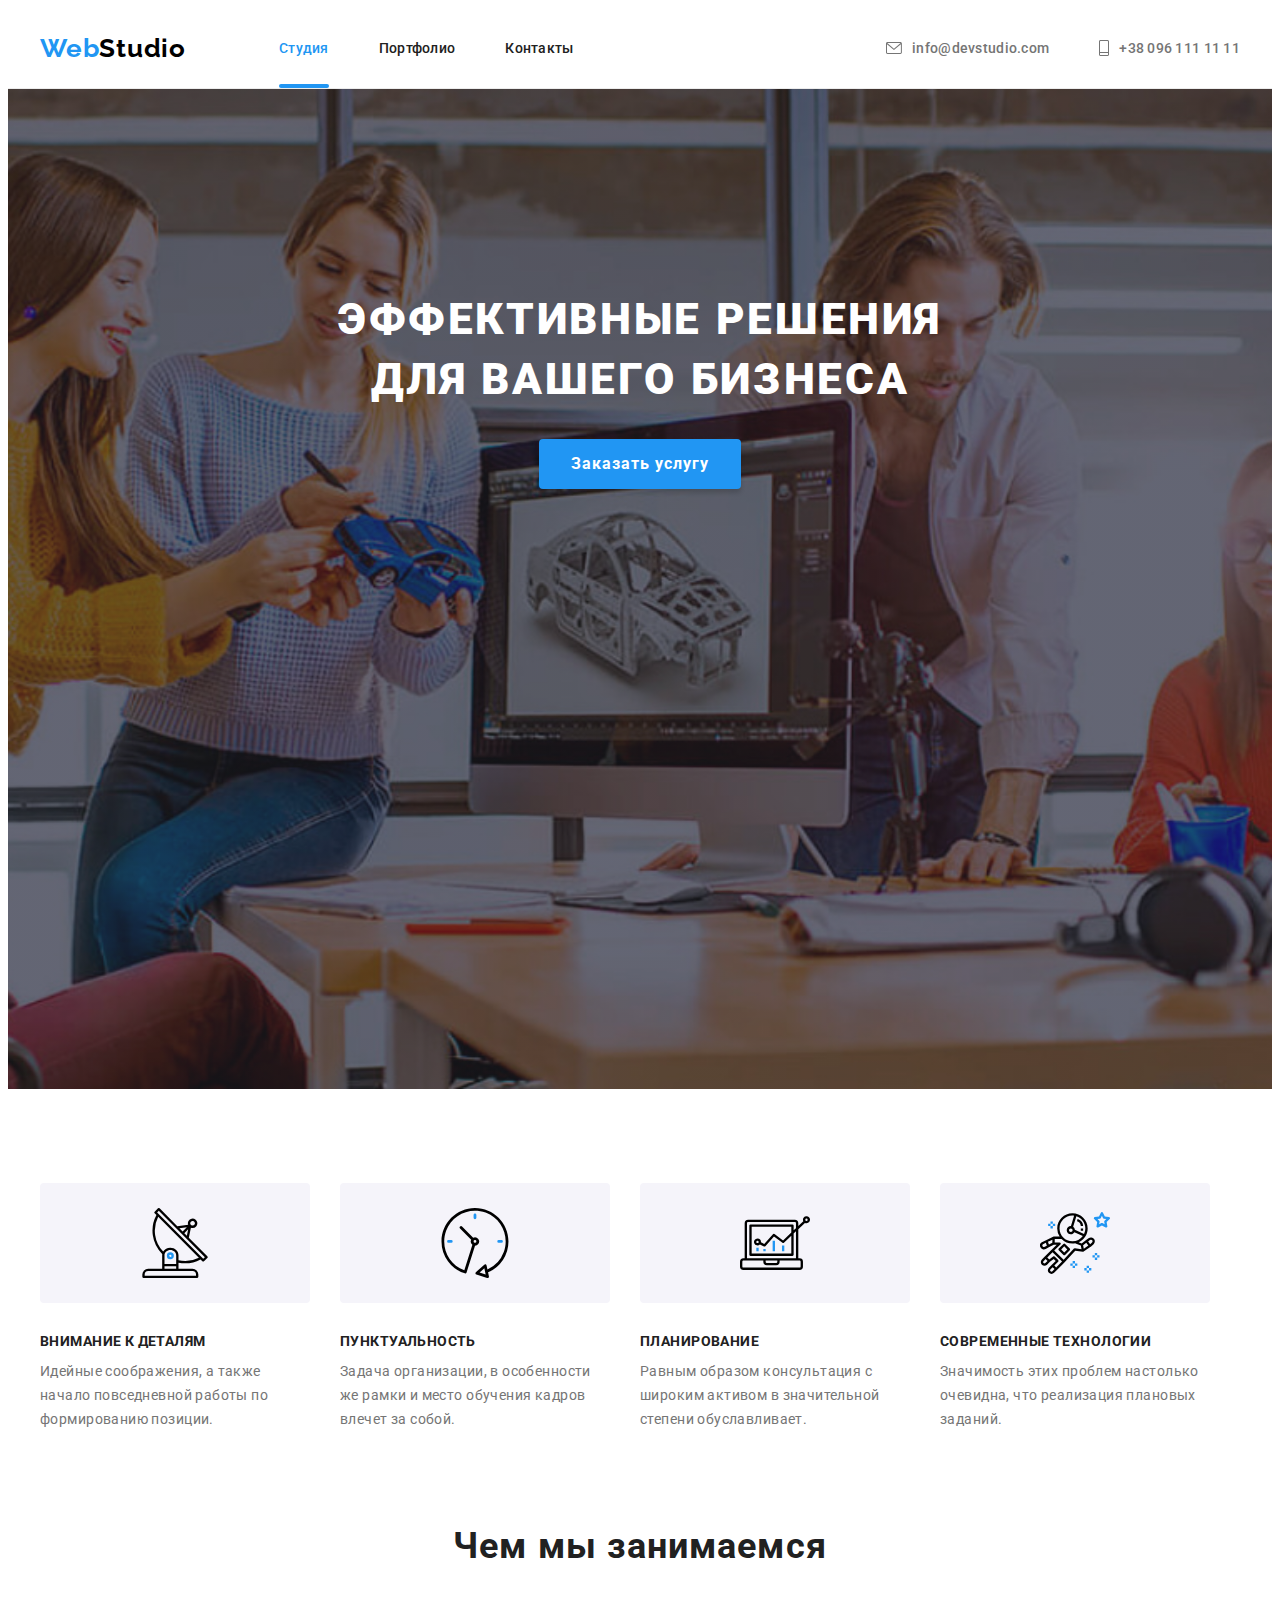
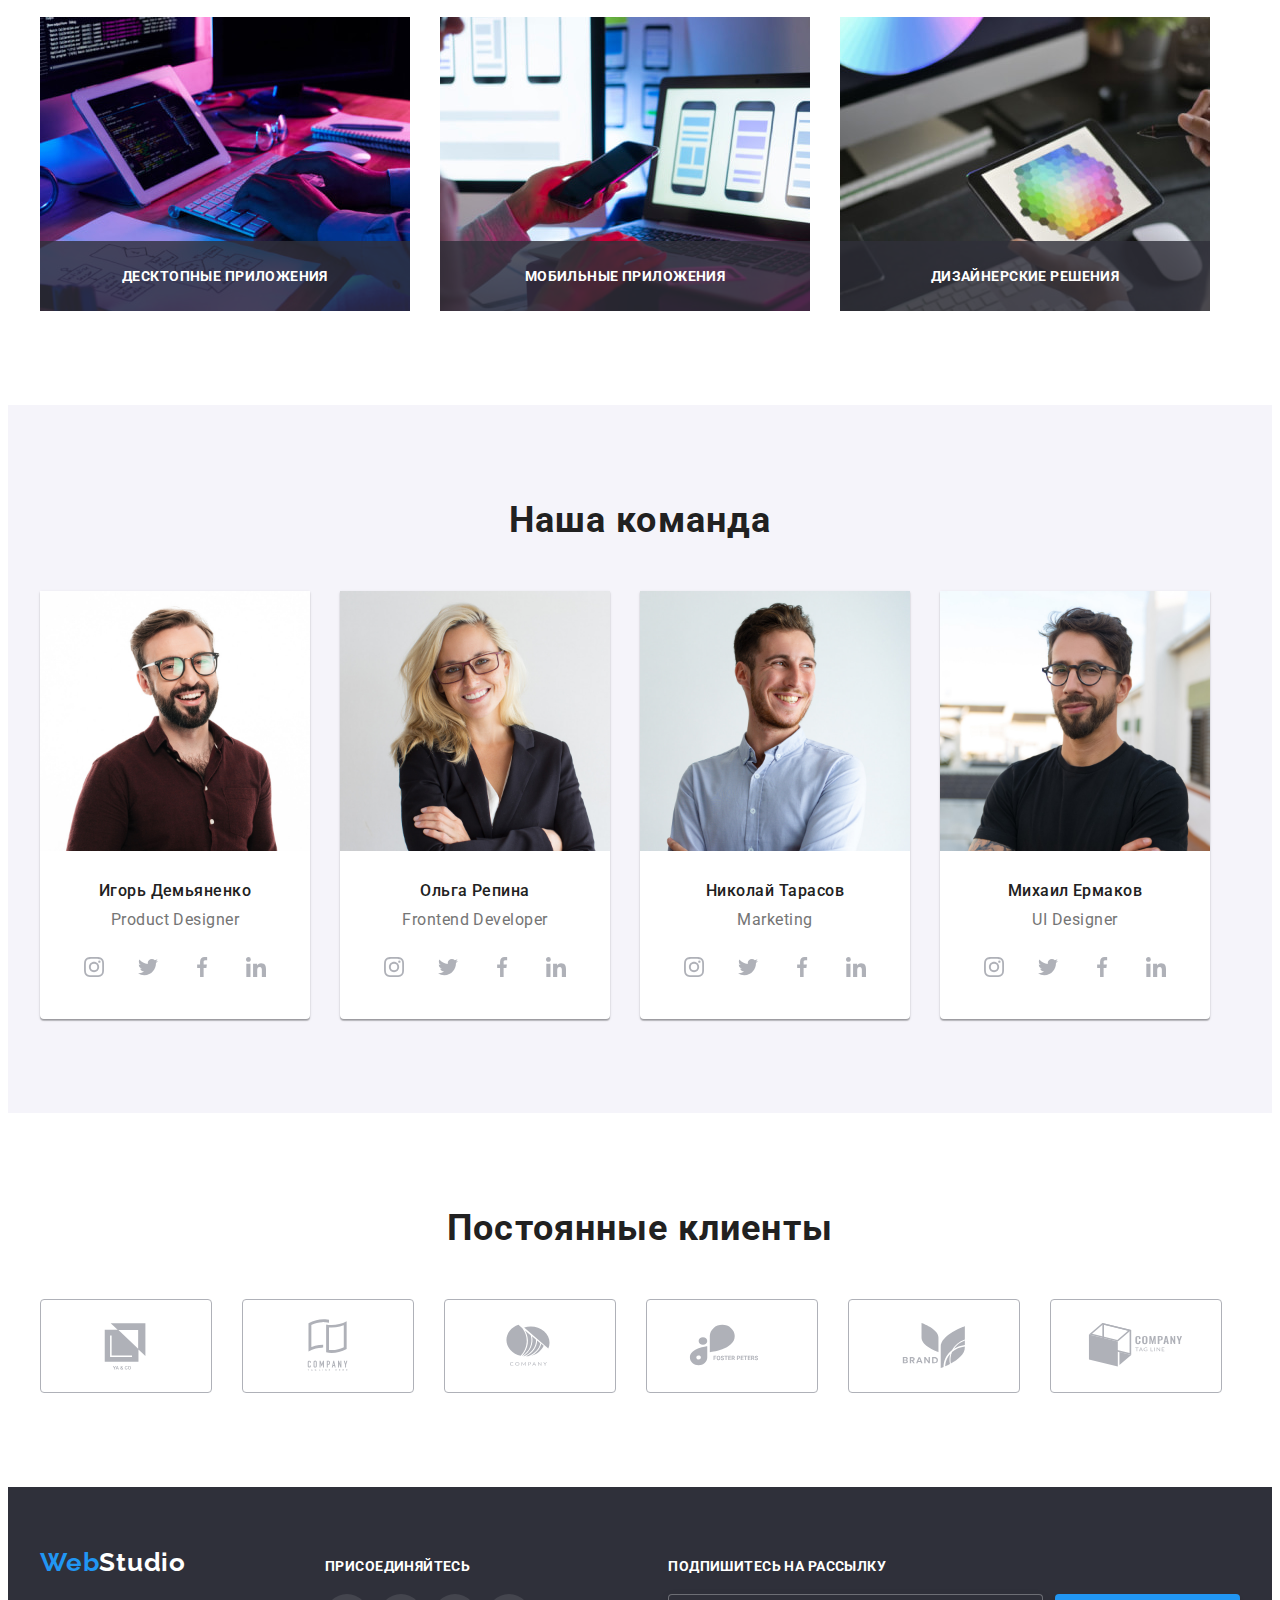
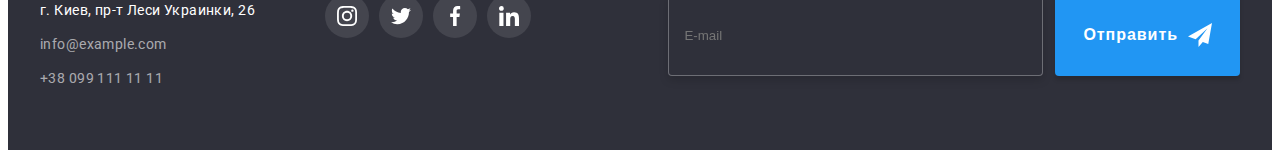
<file: index.html>
<!DOCTYPE html>
<html lang="ru">
  <head>
    <meta charset="UTF-8" />
    <meta http-equiv="X-UA-Compatible" content="IE=edge" />
    <meta name="viewport" content="width=device-width, initial-scale=1.0" />
    <title>WebStudio</title>
    <!-- Normolize start -->
    <link
      rel="stylesheet"
      href="https://cdnjs.cloudflare.com/ajax/libs/modern-normalize/1.1.0/modern-normalize.min.css"
      integrity="sha512-wpPYUAdjBVSE4KJnH1VR1HeZfpl1ub8YT/NKx4PuQ5NmX2tKuGu6U/JRp5y+Y8XG2tV+wKQpNHVUX03MfMFn9Q=="
      crossorigin="anonymous"
      referrerpolicy="no-referrer"
    />
    <!-- Normolize end -->
    <!-- Fonts stars -->
    <link rel="preconnect" href="https://fonts.googleapis.com" />
    <link rel="preconnect" href="https://fonts.gstatic.com" crossorigin />
    <link
      href="https://fonts.googleapis.com/css2?family=Raleway:wght@700&family=Roboto:wght@400;500;700;900&display=swap"
      rel="stylesheet"
    />
    <link rel="stylesheet" href="./css/style.css" />
    <!-- Fonts and -->
  </head>
  <body>
    <!--Hedear section-->
    <header class="header">
      <div class="container header-container">
        <nav class="header-nav">
          <a class="logo-link link" href="./index.html"
            ><span class="logo-header-style">Web</span>Studio</a
          >
          <ul class="header-list list">
            <li class="header-item sectiontem">
              <a class="header-link header-link-current link" href="./index.html">Студия</a>
            </li>
            <li class="header-item">
              <a class="header-link link" href="./portfolio.html">Портфолио</a>
            </li>
            <li class="header-item">
              <a class="header-link link" href="#">Контакты</a>
            </li>
          </ul>
        </nav>

        <ul class="header-contacts list">
          <li class="contacts-item">
            <a class="contacts-link-maill link" href="mailto:info@devstudio.com">
              <svg class="header-icons" width="16" height="12">
                <use href="./img/icons.svg#icon-envelope"></use></svg
              >info@devstudio.com</a
            >
          </li>
          <li class="contacts-item">
            <a class="contacts-link link" href="tel:+380961111111">
              <svg class="header-icons" width="10" height="16">
                <use href="./img/icons.svg#icon-vector"></use>
              </svg>
              +38 096 111 11 11</a
            >
          </li>
        </ul>
      </div>
    </header>

    <!-- Main section -->
    <main>
      <!-- Hero section -->
      <section class="hero hero-overley">
        <div class="container">
          <h1 class="main-title">Эффективные решения для вашего бизнеса</h1>
          <button class="hero-button" type="button" data-modal-open>Заказать услугу</button>
        </div>
      </section>
      <!-- About section -->
      <section class="about section">
        <div class="container">
          <h2 class="visually-hidden">Особенности нашей компании</h2>
          <ul class="about-list list">
            <li class="about-item">
              <div class="about-image">
                <svg class="about-image-info" width="70" height="70">
                  <use href="./img/icons.svg#icon-antenna"></use>
                </svg>
              </div>

              <h3 class="about-title">Внимание к деталям</h3>
              <p class="about-uppertitle">
                Идейные соображения, а также начало повседневной работы по формированию позиции.
              </p>
            </li>
            <li class="about-item">
              <div class="about-image">
                <svg class="about-image-info" width="70" height="70">
                  <use href="./img/icons.svg#icon-clock"></use>
                </svg>
              </div>

              <h3 class="about-title">Пунктуальность</h3>
              <p class="about-uppertitle">
                Задача организации, в особенности же рамки и место обучения кадров влечет за собой.
              </p>
            </li>
            <li class="about-item">
              <div class="about-image">
                <svg class="about-image-info" width="70" height="70">
                  <use href="./img/icons.svg#icon-diagram"></use>
                </svg>
              </div>

              <h3 class="about-title">Планирование</h3>
              <p class="about-uppertitle">
                Равным образом консультация с широким активом в значительной степени обуславливает.
              </p>
            </li>
            <li class="about-item">
              <div class="about-image">
                <svg class="about-image-info" width="70" height="70">
                  <use href="./img/icons.svg#icon-astronaut"></use>
                </svg>
              </div>

              <h3 class="about-title">Современные технологии</h3>
              <p class="about-uppertitle">
                Значимость этих проблем настолько очевидна, что реализация плановых заданий.
              </p>
            </li>
          </ul>
        </div>
      </section>
      <!-- Our work -->
      <section class="our-work section">
        <div class="container">
          <h2 class="our-work-title">Чем мы занимаемся</h2>
          <ul class="our-work-list list">
            <li class="our-work-item">
              <img
                class="our-work-img"
                src="./img/our-work/img1.jpg"
                alt="Программист наберает код сайта на компьютере"
                width="370"
                height="294"
              />
              <p class="our-work-txt">Десктопные приложения</p>
            </li>
            <li class="our-work-item">
              <img
                class="our-work-img"
                src="./img/our-work/img2.jpg"
                alt="Программист  сравнивает макет с компьютера"
                width="370"
                height="294"
              />
              <p class="our-work-txt">Мобильные приложения</p>
            </li>
            <li class="our-work-item">
              <img
                class="our-work-img"
                src="./img/our-work/img3.jpg"
                alt="Программист выберает цвет из планшета"
                width="370"
                height="294"
              />
              <p class="our-work-txt">Дизайнерские решения</p>
            </li>
          </ul>
        </div>
      </section>
      <!-- Our team -->
      <section class="our-team section">
        <div class="container">
          <h2 class="team-title">Наша команда</h2>
          <ul class="our-team-list list">
            <li class="our-team-item">
              <img
                class="our-team-link"
                src="./img/our-team/img1.jpg"
                alt="Фото Product Designer "
                width="270"
                height="260"
              />
              <div class="card">
                <h3 class="our-team-txt">Игорь Демьяненко</h3>
                <p class="speciality" lang="en">Product Designer</p>
                <ul class="socials list">
                  <li class="socials-item">
                    <a
                      class="socials-link link"
                      href="#"
                      target="_blank"
                      rel="noopener noreferrer"
                      aria-label="instagream"
                    >
                      <svg class="socials-icon" width="20" height="20">
                        <use href="./img/icons.svg#icon-instagram"></use>
                      </svg>
                    </a>
                  </li>
                  <li class="socials-item">
                    <a
                      class="socials-link link"
                      href="#"
                      target="_blank"
                      rel="noopener noreferrer"
                      aria-label="twitter"
                    >
                      <svg class="socials-icon" width="20" height="20">
                        <use href="./img/icons.svg#icon-twitter"></use>
                      </svg>
                    </a>
                  </li>
                  <li class="socials-item">
                    <a
                      class="socials-link link"
                      href="#"
                      target="_blank"
                      rel="noopener noreferrer"
                      aria-label="facebook"
                    >
                      <svg class="socials-icon" width="20" height="20">
                        <use href="./img/icons.svg#icon-facebook"></use>
                      </svg>
                    </a>
                  </li>
                  <li class="socials-item">
                    <a
                      class="socials-link link"
                      href="#"
                      target="_blank"
                      rel="noopener noreferrer"
                      aria-label="linkedin"
                    >
                      <svg class="socials-icon" width="20" height="20">
                        <use href="./img/icons.svg#icon-linkedin"></use>
                      </svg>
                    </a>
                  </li>
                </ul>
              </div>
            </li>

            <li class="our-team-item">
              <img
                class="our-team-link"
                src="./img/our-team/img2.jpg"
                alt="Фото Frontend Developer"
                width="270"
                height="260"
              />
              <div class="card">
                <h3 class="our-team-txt">Ольга Репина</h3>
                <p class="speciality" lang="en">Frontend Developer</p>
                <ul class="socials list">
                  <li class="socials-item">
                    <a
                      class="socials-link link"
                      href="#"
                      target="_blank"
                      rel="noopener noreferrer"
                      aria-label="instagream"
                    >
                      <svg class="socials-icon" width="20" height="20">
                        <use href="./img/icons.svg#icon-instagram"></use>
                      </svg>
                    </a>
                  </li>
                  <li class="socials-item">
                    <a
                      class="socials-link link"
                      href="#"
                      target="_blank"
                      rel="noopener noreferrer"
                      aria-label="twitter"
                    >
                      <svg class="socials-icon" width="20" height="20">
                        <use href="./img/icons.svg#icon-twitter"></use>
                      </svg>
                    </a>
                  </li>
                  <li class="socials-item">
                    <a
                      class="socials-link link"
                      href="#"
                      target="_blank"
                      rel="noopener noreferrer"
                      aria-label="facebook"
                    >
                      <svg class="socials-icon" width="20" height="20">
                        <use href="./img/icons.svg#icon-facebook"></use>
                      </svg>
                    </a>
                  </li>
                  <li class="socials-item">
                    <a
                      class="socials-link link"
                      href="#"
                      target="_blank"
                      rel="noopener noreferrer"
                      aria-label="linkedin"
                    >
                      <svg class="socials-icon" width="20" height="20">
                        <use href="./img/icons.svg#icon-linkedin"></use>
                      </svg>
                    </a>
                  </li>
                </ul>
              </div>
            </li>

            <li class="our-team-item">
              <img
                class="our-team-link"
                src="./img/our-team/img3.jpg"
                alt="Фото Marketing"
                width="270"
                height="260"
              />
              <div class="card">
                <h3 class="our-team-txt">Николай Тарасов</h3>
                <p class="speciality" lang="en">Marketing</p>
                <ul class="socials list">
                  <li class="socials-item">
                    <a
                      class="socials-link link"
                      href="#"
                      target="_blank"
                      rel="noopener noreferrer"
                      aria-label="instagream"
                    >
                      <svg class="socials-icon" width="20" height="20">
                        <use href="./img/icons.svg#icon-instagram"></use>
                      </svg>
                    </a>
                  </li>
                  <li class="socials-item">
                    <a
                      class="socials-link link"
                      href="#"
                      target="_blank"
                      rel="noopener noreferrer"
                      aria-label="twitter"
                    >
                      <svg class="socials-icon" width="20" height="20">
                        <use href="./img/icons.svg#icon-twitter"></use>
                      </svg>
                    </a>
                  </li>
                  <li class="socials-item">
                    <a
                      class="socials-link link"
                      href="#"
                      target="_blank"
                      rel="noopener noreferrer"
                      aria-label="facebook"
                    >
                      <svg class="socials-icon" width="20" height="20">
                        <use href="./img/icons.svg#icon-facebook"></use>
                      </svg>
                    </a>
                  </li>
                  <li class="socials-item">
                    <a
                      class="socials-link link"
                      href="#"
                      target="_blank"
                      rel="noopener noreferrer"
                      aria-label="linkedin"
                    >
                      <svg class="socials-icon" width="20" height="20">
                        <use href="./img/icons.svg#icon-linkedin"></use>
                      </svg>
                    </a>
                  </li>
                </ul>
              </div>
            </li>

            <li class="our-team-item">
              <img
                class="our-team-link"
                src="./img/our-team/img4.jpg"
                alt="Фото UI Designer"
                width="270"
                height="260"
              />
              <div class="card">
                <h3 class="our-team-txt">Михаил Ермаков</h3>
                <p class="speciality" lang="en">UI Designer</p>
                <ul class="socials list">
                  <li class="socials-item">
                    <a
                      class="socials-link link"
                      href="#"
                      target="_blank"
                      rel="noopener noreferrer"
                      aria-label="instagream"
                    >
                      <svg class="socials-icon" width="20" height="20">
                        <use href="./img/icons.svg#icon-instagram"></use>
                      </svg>
                    </a>
                  </li>
                  <li class="socials-item">
                    <a
                      class="socials-link link"
                      href="#"
                      target="_blank"
                      rel="noopener noreferrer"
                      aria-label="twitter"
                    >
                      <svg class="socials-icon" width="20" height="20">
                        <use href="./img/icons.svg#icon-twitter"></use>
                      </svg>
                    </a>
                  </li>
                  <li class="socials-item">
                    <a
                      class="socials-link link"
                      href="#"
                      target="_blank"
                      rel="noopener noreferrer"
                      aria-label="facebook"
                    >
                      <svg class="socials-icon" width="20" height="20">
                        <use href="./img/icons.svg#icon-facebook"></use>
                      </svg>
                    </a>
                  </li>
                  <li class="socials-item">
                    <a
                      class="socials-link link"
                      href="#"
                      target="_blank"
                      rel="noopener noreferrer"
                      aria-label="linkedin"
                    >
                      <svg class="socials-icon" width="20" height="20">
                        <use href="./img/icons.svg#icon-linkedin"></use>
                      </svg>
                    </a>
                  </li>
                </ul>
              </div>
            </li>
          </ul>
        </div>
      </section>
      <!-- Our clients -->
      <section class="our-clients section">
        <h2 class="our-clients-title">Постоянные клиенты</h2>
        <div class="container">
          <ul class="our-clients-list list">
            <li class="our-clients-item">
              <a
                class="our-clients-link"
                href="#"
                target="_blank"
                rel="noopener noreferrer"
                aria-label="company"
              >
                <svg class="our-clients-icon" width="106" height="60">
                  <use href="./img/icons.svg#icon-logo1"></use></svg
              ></a>
            </li>

            <li class="our-clients-item">
              <a
                class="our-clients-link"
                href="#"
                target="_blank"
                rel="noopener noreferrer"
                aria-label="company"
              >
                <svg class="our-clients-icon" width="106" height="60">
                  <use href="./img/icons.svg#icon-logo2"></use></svg
              ></a>
            </li>

            <li class="our-clients-item">
              <a
                class="our-clients-link"
                href="#"
                target="_blank"
                rel="noopener noreferrer"
                aria-label="company"
              >
                <svg class="our-clients-icon" width="106" height="60">
                  <use href="./img/icons.svg#icon-logo3"></use></svg
              ></a>
            </li>

            <li class="our-clients-item">
              <a
                class="our-clients-link"
                href="#"
                target="_blank"
                rel="noopener noreferrer"
                aria-label="company"
              >
                <svg class="our-clients-icon" width="106" height="60">
                  <use href="./img/icons.svg#icon-logo4"></use></svg
              ></a>
            </li>

            <li class="our-clients-item">
              <a
                class="our-clients-link"
                href="#"
                target="_blank"
                rel="noopener noreferrer"
                aria-label="company"
              >
                <svg class="our-clients-icon" width="106" height="60">
                  <use href="./img/icons.svg#icon-logo5"></use></svg
              ></a>
            </li>

            <li class="our-clients-item">
              <a
                class="our-clients-link"
                href="#"
                target="_blank"
                rel="noopener noreferrer"
                aria-label="company"
              >
                <svg class="our-clients-icon" width="106" height="60">
                  <use href="./img/icons.svg#icon-logo6"></use></svg
              ></a>
            </li>
          </ul>
        </div>
      </section>
    </main>
    <!--Footer-->
    <footer class="footer">
      <div class="container footer-container">
        <div class="footer-address">
          <a class="logo-link-footer link" href="./index.html"
            >Web<span class="logo-footer-style">Studio</span></a
          >
          <address class="contacts-adress">
            <ul class="footer-list list">
              <li class="footer-item">
                <a
                  class="footer-link-adress link"
                  href="https://goo.gl/maps/LD3qGKkn1cbZS82x6"
                  target="_blank"
                  rel="noopener noreferrer"
                  >г. Киев, пр-т Леси Украинки, 26</a
                >
              </li>
              <li class="footer-item">
                <a class="footer-link link" href="mailto:info@example.com">info@example.com</a>
              </li>
              <li class="footer-item">
                <a class="footer-link link" href="tel:+380991111111">+38 099 111 11 11</a>
              </li>
            </ul>
          </address>
        </div>
        <div class="footer-icons">
          <p class="footer-icons-txt">присоединяйтесь</p>
          <ul class="footer-icons-list list">
            <li class="footer-icons-item">
              <a
                class="footer-icons-link"
                href="#"
                target="_blank"
                rel="noopener noreferrer"
                aria-label="instagream"
                ><svg class="footer-icon" width="20" height="20">
                  <use href="./img/icons.svg#icon-instagram"></use></svg
              ></a>
            </li>
            <li class="footer-icons-item">
              <a
                class="footer-icons-link"
                href="#"
                target="_blank"
                rel="noopener noreferrer"
                aria-label="twitter"
                ><svg class="footer-icon" width="20" height="20">
                  <use href="./img/icons.svg#icon-twitter"></use></svg
              ></a>
            </li>
            <li class="footer-icons-item">
              <a
                class="footer-icons-link"
                href="#"
                target="_blank"
                rel="noopener noreferrer"
                aria-label="facebook"
                ><svg class="footer-icon" width="20" height="20">
                  <use href="./img/icons.svg#icon-facebook"></use></svg
              ></a>
            </li>
            <li class="footer-icons-item">
              <a
                class="footer-icons-link"
                href="#"
                target="_blank"
                rel="noopener noreferrer"
                aria-label="linkedin"
                ><svg class="footer-icon" width="20" height="20">
                  <use href="./img/icons.svg#icon-linkedin"></use></svg
              ></a>
            </li>
          </ul>
        </div>
        <div class="fotter-subscription">
          <p class="fotter-subscription-txt">подпишитесь на рассылку</p>
          <form class="fotter-subscription-group">
            <label class="fotter-subscription-lable">
              <input
                class="fotter-subscription-input"
                type="email"
                name="email"
                placeholder="E-mail"
                required
              />
            </label>

            <button class="fotter-register-form-btn" type="submit">
              Отправить
              <svg width="24" height="24">
                <use href="./img/symbol-defs.svg#icon-iconbtn"></use>
              </svg>
            </button>
          </form>
        </div>
      </div>
    </footer>
    <!-- Modal window -->
    <div class="backdrop is-hidden" data-modal>
      <div class="modal-window">
        <button class="modal-btn" data-modal-close>
          <svg class="modal-btn-icon" width="30" height="30">
            <use href="./img/icons.svg#icon-close-black"></use>
          </svg>
        </button>

        <form class="form">
          <strong class="form-title">Оставьте свои данные,мы вам перезвоним</strong>
          <div class="register-form-group" role="group">
            <label class="form-group">
              <span class="form-lable">Имя</span>
              <input class="form-input" type="text" name="user-name" required />
              <svg class="form-icon" width="18" height="18">
                <use href="./img/symbol-defs.svg#icon-personblack"></use>
              </svg>
            </label>
            <label class="form-group">
              <span class="form-lable">Телефон</span>
              <input class="form-input" type="tell" name="user-phone" required />
              <svg class="form-icon" width="18" height="18">
                <use href="./img/symbol-defs.svg#icon-phoneblack"></use>
              </svg>
            </label>
            <label class="form-group">
              <span class="form-lable">Почта</span>
              <input class="form-input" type="email" name="user-email" required />
              <svg class="form-icon" width="18" height="18">
                <use href="./img/symbol-defs.svg#icon-mail"></use>
              </svg>
            </label>
            <label class="form-group">
              <span class="form-lable">Коментарий</span>
              <textarea
                class="form-input-messenger"
                name="user-phone"
                placeholder="Введите текст"
              ></textarea>
              <svg class="form-icon" width="18" height="18">
                <use href=""></use>
              </svg>
            </label>
          </div>

          <label class="register-form-agreement">
            <input
              class="register-checkbox visually-hidden"
              type="checkbox"
              name="agreement"
              required
            />
            <svg class="register-form-icon" width="16" height="15">
              <use
                class="register-form-icon-vector0"
                href="./img/symbol-defs.svg#icon-check3"
              ></use>
              <use class="register-form-icon-vector7" href="./img/symbol-defs.svg#icon-check"></use>
            </svg>
            <span class="register-form-agreement-text"
              >Соглашаюсь с рассылкой и принимаю
              <a class="register-form-agreement-link" href="">Условия договора</a>
            </span>
          </label>

          <button class="register-form-btn" type="submit">Отправить</button>
        </form>
      </div>
    </div>

    <script src="./js/modal.js"></script>
  </body>
</html>
</file>
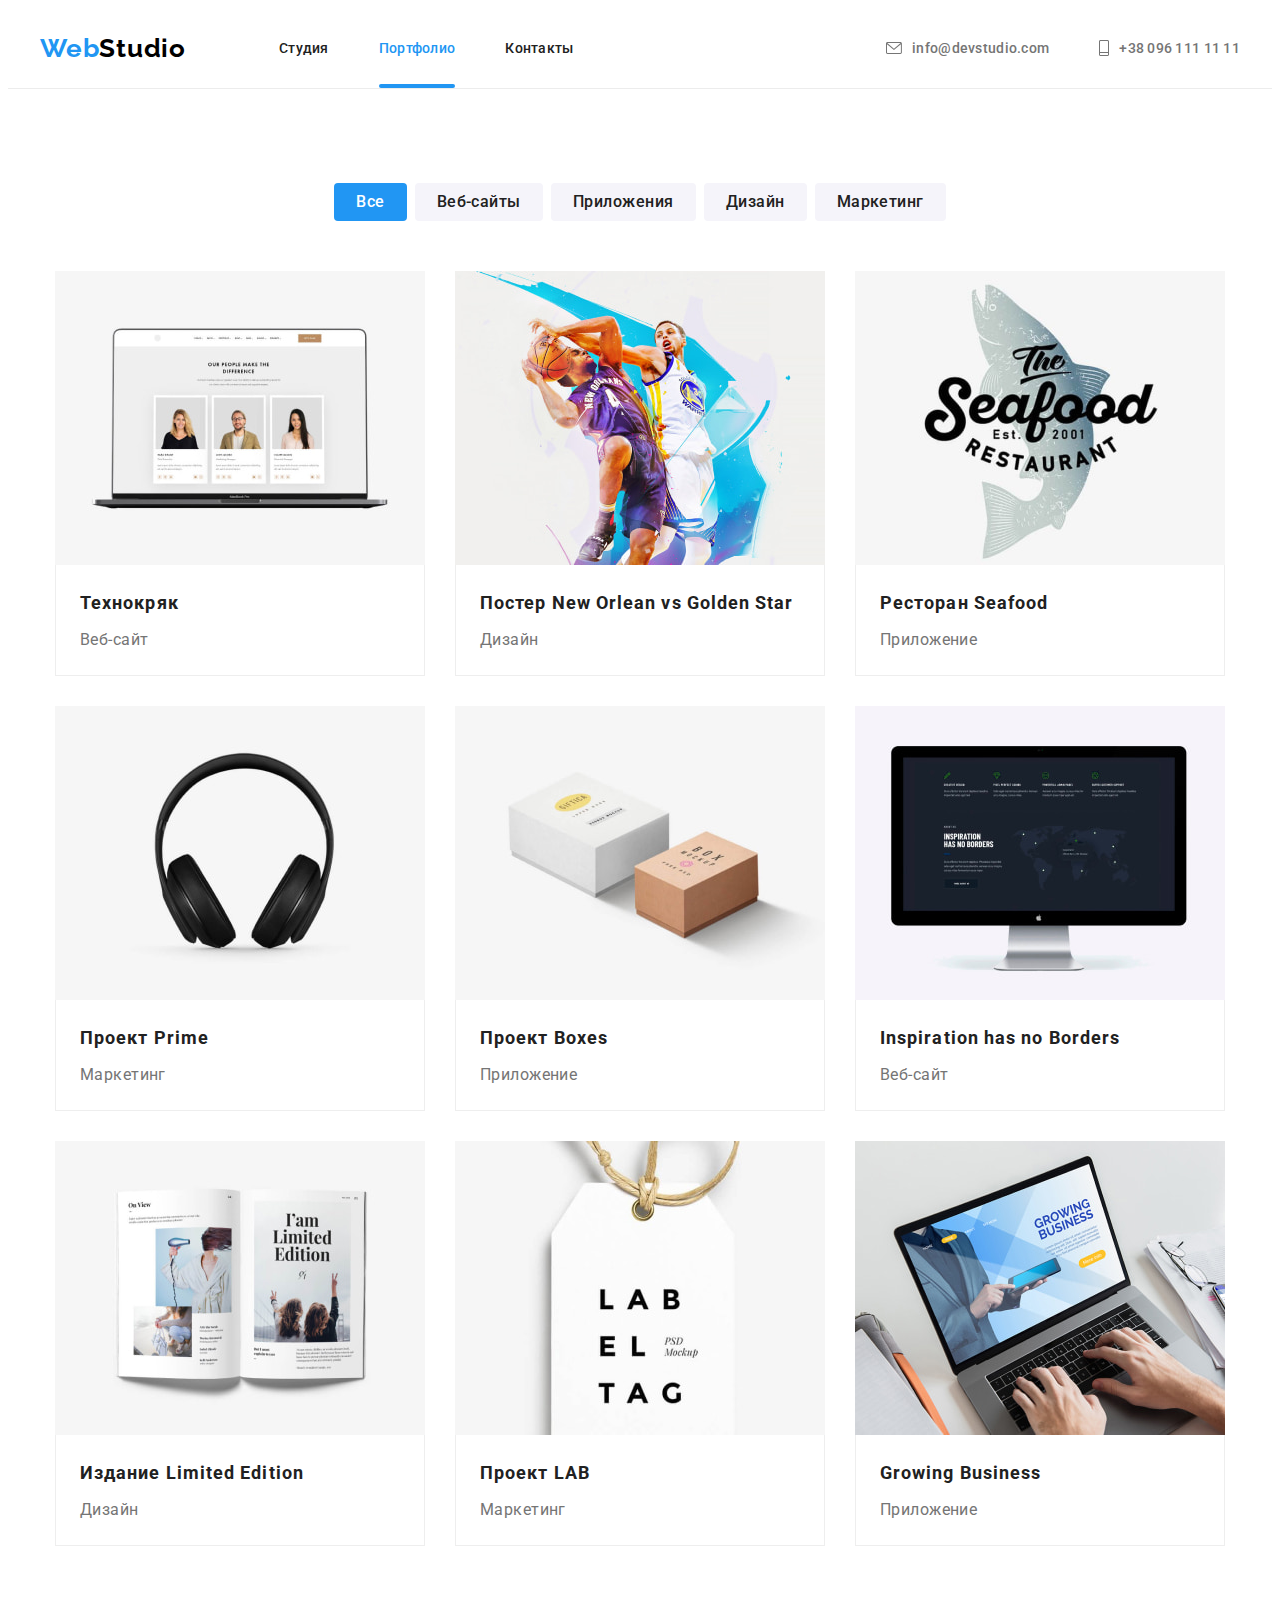
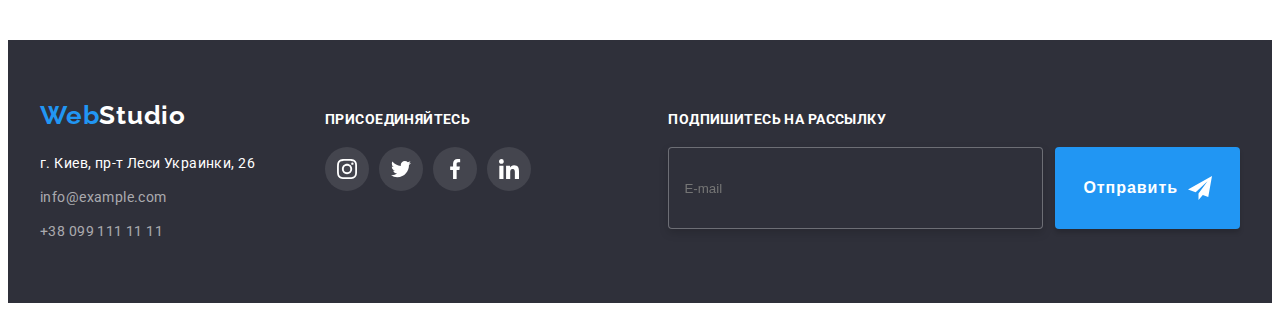
<file: portfolio.html>
<!DOCTYPE html>
<html lang="ru">
  <head>
    <meta charset="UTF-8" />
    <meta http-equiv="X-UA-Compatible" content="IE=edge" />
    <meta name="viewport" content="width=device-width, initial-scale=1.0" />
    <title>WebStudio</title>
    <!-- Normolize start -->
    <link
      rel="stylesheet"
      href="https://cdnjs.cloudflare.com/ajax/libs/modern-normalize/1.1.0/modern-normalize.min.css"
      integrity="sha512-wpPYUAdjBVSE4KJnH1VR1HeZfpl1ub8YT/NKx4PuQ5NmX2tKuGu6U/JRp5y+Y8XG2tV+wKQpNHVUX03MfMFn9Q=="
      crossorigin="anonymous"
      referrerpolicy="no-referrer"
    />
    <!-- Normolize end -->

    <!-- Fonts stars -->
    <link rel="preconnect" href="https://fonts.googleapis.com" />
    <link rel="preconnect" href="https://fonts.gstatic.com" crossorigin />
    <link
      href="https://fonts.googleapis.com/css2?family=Raleway:wght@700&family=Roboto:wght@400;500;700;900&display=swap"
      rel="stylesheet"
    />
    <link rel="stylesheet" href="./css/style.css" />
    <!-- Fonts and -->
  </head>
  <body>
    <!--Hedear section-->
    <header class="header">
      <div class="container header-container">
        <nav class="header-nav">
          <a class="logo-link link" href="./index.html"
            ><span class="logo-header-style">Web</span>Studio</a
          >
          <ul class="header-list list">
            <li class="header-item sectiontem">
              <a class="header-link link" href="./index.html">Студия</a>
            </li>
            <li class="header-item">
              <a class="header-link header-link-current link" href="#">Портфолио</a>
            </li>
            <li class="header-item">
              <a class="header-link link" href="#">Контакты</a>
            </li>
          </ul>
        </nav>

        <ul class="header-contacts list">
          <li class="contacts-item">
            <a class="contacts-link-maill link" href="mailto:info@devstudio.com"
              ><svg class="header-icons" width="16" height="12">
                <use href="./img/icons.svg#icon-envelope"></use></svg
              >info@devstudio.com</a
            >
          </li>
          <li class="contacts-item">
            <a class="contacts-link link" href="tel:+380961111111">
              <svg class="header-icons" width="10" height="16">
                <use href="./img/icons.svg#icon-vector"></use></svg
              >+38 096 111 11 11</a
            >
          </li>
        </ul>
      </div>
    </header>
    <!-- Main section -->
    <main>
      <section class="portfolio section">
        <div class="container">
          <h1 class="visually-hidden">Примеры проектов</h1>
          <ul class="button-list list">
            <li class="button-item">
              <button class="portfolio-btn-title" type="button">Все</button>
            </li>
            <li class="button-item">
              <button class="portfolio-btn" type="button">Веб-сайты</button>
            </li>
            <li class="button-item">
              <button class="portfolio-btn" type="button">Приложения</button>
            </li>
            <li class="button-item">
              <button class="portfolio-btn" type="button">Дизайн</button>
            </li>
            <li class="button-item">
              <button class="portfolio-btn" type="button">Маркетинг</button>
            </li>
          </ul>

          <div class="container">
            <ul class="portfolio-list list">
              <li class="portfolio-item">
                <a class="portfolio-link link" href="#">
                  <div class="portfolio-animation">
                    <img
                      class="main-link"
                      src="./img/our-projecks/img11.jpg"
                      alt="Экран с открытым сайтом"
                      width="370"
                      height="294"
                    />
                    <div class="overlay">
                      <p class="overlay-text">
                        Ресурс предлагает комплексные предложения с разным уровнем функционала и
                        сервисов. Все это позволит посетителю получить исчерпывающие сведения о
                        компании или частном лице.
                      </p>
                    </div>
                  </div>

                  <div class="portfolio-card">
                    <h2 class="main-title-txt">Технокряк</h2>
                    <p class="main-txt">Веб-сайт</p>
                  </div></a
                >
              </li>

              <li class="portfolio-item">
                <a class="portfolio-link link" href="#">
                  <div class="portfolio-animation">
                    <img
                      class="main-link"
                      src="./img/our-projecks/img12.jpg"
                      alt="Два баскетболиста с мячом "
                      width="370"
                      height="294"
                    />
                    <div class="overlay">
                      <p class="overlay-text">
                        Ресурс предлагает комплексные предложения с разным уровнем функционала и
                        сервисов. Все это позволит посетителю получить исчерпывающие сведения о
                        компании или частном лице.
                      </p>
                    </div>
                  </div>
                  <div class="portfolio-card">
                    <h2 class="main-title-txt">Постер New Orlean vs Golden Star</h2>
                    <p class="main-txt">Дизайн</p>
                  </div></a
                >
              </li>

              <li class="portfolio-item">
                <a class="portfolio-link link" href="#">
                  <div class="portfolio-animation">
                    <img
                      class="main-link"
                      src="./img/our-projecks/img13.jpg"
                      alt="Изображени рыбы на логотипе"
                      width="370"
                      height="294"
                    />
                    <div class="overlay">
                      <p class="overlay-text">
                        Ресурс предлагает комплексные предложения с разным уровнем функционала и
                        сервисов. Все это позволит посетителю получить исчерпывающие сведения о
                        компании или частном лице.
                      </p>
                    </div>
                  </div>
                  <div class="portfolio-card">
                    <h2 class="main-title-txt">Ресторан Seafood</h2>
                    <p class="main-txt">Приложение</p>
                  </div></a
                >
              </li>

              <li class="portfolio-item">
                <a class="portfolio-link link" href="#">
                  <div class="portfolio-animation">
                    <img
                      class="main-link"
                      src="./img/our-projecks/img14.jpg"
                      alt="Наушники"
                      width="370"
                      height="294"
                    />

                    <div class="overlay">
                      <p class="overlay-text">
                        Ресурс предлагает комплексные предложения с разным уровнем функционала и
                        сервисов. Все это позволит посетителю получить исчерпывающие сведения о
                        компании или частном лице.
                      </p>
                    </div>
                  </div>
                  <div class="portfolio-card">
                    <h2 class="main-title-txt">Проект Prime</h2>
                    <p class="main-txt">Маркетинг</p>
                  </div></a
                >
              </li>

              <li class="portfolio-item">
                <a class="portfolio-link link" href="#">
                  <div class="portfolio-animation">
                    <img
                      class="main-link"
                      src="./img/our-projecks/img15.jpg"
                      alt="Коробки"
                      width="370"
                      height="294"
                    />
                    <div class="overlay">
                      <p class="overlay-text">
                        Ресурс предлагает комплексные предложения с разным уровнем функционала и
                        сервисов. Все это позволит посетителю получить исчерпывающие сведения о
                        компании или частном лице.
                      </p>
                    </div>
                  </div>
                  <div class="portfolio-card">
                    <h2 class="main-title-txt">Проект Boxes</h2>
                    <p class="main-txt">Приложение</p>
                  </div></a
                >
              </li>

              <li class="portfolio-item">
                <a class="portfolio-link link" href="#">
                  <div class="portfolio-animation">
                    <img
                      class="main-link"
                      src="./img/our-projecks/img16.jpg"
                      alt="Веб-сайт на мониторе"
                      width="370"
                      height="294"
                    />
                    <div class="overlay">
                      <p class="overlay-text">
                        Ресурс предлагает комплексные предложения с разным уровнем функционала и
                        сервисов. Все это позволит посетителю получить исчерпывающие сведения о
                        компании или частном лице.
                      </p>
                    </div>
                  </div>
                  <div class="portfolio-card">
                    <h2 class="main-title-txt">Inspiration has no Borders</h2>
                    <p class="main-txt">Веб-сайт</p>
                  </div></a
                >
              </li>

              <li class="portfolio-item">
                <a class="portfolio-link link" href="#">
                  <div class="portfolio-animation">
                    <img
                      class="main-link"
                      src="./img/our-projecks/img17.jpg"
                      alt="Журнал со статьями"
                      width="370"
                      height="294"
                    />
                    <div class="overlay">
                      <p class="overlay-text">
                        Ресурс предлагает комплексные предложения с разным уровнем функционала и
                        сервисов. Все это позволит посетителю получить исчерпывающие сведения о
                        компании или частном лице.
                      </p>
                    </div>
                  </div>
                  <div class="portfolio-card">
                    <h2 class="main-title-txt">Издание Limited Edition</h2>
                    <p class="main-txt">Дизайн</p>
                  </div></a
                >
              </li>

              <li class="portfolio-item">
                <a class="portfolio-link link" href="#">
                  <div class="portfolio-animation">
                    <img
                      class="main-link"
                      src="./img/our-projecks/img18.jpg"
                      alt="Бирка с названием компании"
                      width="370"
                      height="294"
                    />
                    <div class="overlay">
                      <p class="overlay-text">
                        Ресурс предлагает комплексные предложения с разным уровнем функционала и
                        сервисов. Все это позволит посетителю получить исчерпывающие сведения о
                        компании или частном лице.
                      </p>
                    </div>
                  </div>
                  <div class="portfolio-card">
                    <h2 class="main-title-txt">Проект LAB</h2>
                    <p class="main-txt">Маркетинг</p>
                  </div></a
                >
              </li>

              <li class="portfolio-item">
                <a class="portfolio-link link" href="#">
                  <div class="portfolio-animation">
                    <img
                      class="main-link"
                      src="./img/our-projecks/img19.jpg"
                      alt="Парень работает на ноутбуке"
                    />
                    <div class="overlay">
                      <p class="overlay-text">
                        Ресурс предлагает комплексные предложения с разным уровнем функционала и
                        сервисов. Все это позволит посетителю получить исчерпывающие сведения о
                        компании или частном лице.
                      </p>
                    </div>
                  </div>
                  <div class="portfolio-card">
                    <h2 class="main-title-txt">Growing Business</h2>
                    <p class="main-txt">Приложение</p>
                  </div></a
                >
              </li>
            </ul>
          </div>
        </div>
      </section>
    </main>
    <!--Footer-->
    <footer class="footer">
      <div class="container footer-container">
        <div class="footer-address">
          <a class="logo-link-footer link" href="./index.html"
            >Web<span class="logo-footer-style">Studio</span></a
          >
          <address class="contacts-adress">
            <ul class="footer-list list">
              <li class="footer-item">
                <a
                  class="footer-link-adress link"
                  href="https://goo.gl/maps/LD3qGKkn1cbZS82x6"
                  target="_blank"
                  rel="noopener noreferrer"
                  >г. Киев, пр-т Леси Украинки, 26</a
                >
              </li>
              <li class="footer-item">
                <a class="footer-link link" href="mailto:info@example.com">info@example.com</a>
              </li>
              <li class="footer-item">
                <a class="footer-link link" href="tel:+380991111111">+38 099 111 11 11</a>
              </li>
            </ul>
          </address>
        </div>
        <div class="footer-icons">
          <h2 class="footer-icons-txt">присоединяйтесь</h2>
          <ul class="footer-icons-list list">
            <li class="footer-icons-item">
              <a
                class="footer-icons-link"
                href="#"
                target="_blank"
                rel="noopener noreferrer"
                aria-label="instagream"
                ><svg class="footer-icon" width="20" height="20">
                  <use href="./img/icons.svg#icon-instagram"></use></svg
              ></a>
            </li>
            <li>
              <a
                class="footer-icons-link"
                href="#"
                target="_blank"
                rel="noopener noreferrer"
                aria-label="twitter"
                ><svg class="footer-icon" width="20" height="20">
                  <use href="./img/icons.svg#icon-twitter"></use></svg
              ></a>
            </li>
            <li>
              <a
                class="footer-icons-link"
                href="#"
                target="_blank"
                rel="noopener noreferrer"
                aria-label="facebook"
                ><svg class="footer-icon" width="20" height="20">
                  <use href="./img/icons.svg#icon-facebook"></use></svg
              ></a>
            </li>
            <li>
              <a
                class="footer-icons-link"
                href="#"
                target="_blank"
                rel="noopener noreferrer"
                aria-label="linkedin"
                ><svg class="footer-icon" width="20" height="20">
                  <use href="./img/icons.svg#icon-linkedin"></use></svg
              ></a>
            </li>
          </ul>
        </div>
        <div class="fotter-subscription">
          <p class="fotter-subscription-txt">подпишитесь на рассылку</p>
          <form class="fotter-subscription-group">
            <label class="fotter-subscription-lable">
              <input
                class="fotter-subscription-input"
                type="email"
                name="email"
                placeholder="E-mail"
                required
              />
            </label>

            <button class="fotter-register-form-btn" type="submit">
              Отправить
              <svg width="24" height="24">
                <use href="./img/symbol-defs.svg#icon-iconbtn"></use>
              </svg>
            </button>
          </form>
        </div>
      </div>
    </footer>
  </body>
</html>
</file>
<file: css/style.css>
:root {
  /* ===============================Founts */
  --main-front: 'Roboto', sans-serif;
  --secondary-front: 'Raleway', sans-serif;
  /* ===============================Text colors */
  --contacts-txt-cl: rgba(255, 255, 255, 0.6);
  --maim-txt-cl: #212121;
  --p-txt-cl: #757575;
  --logo-txt-cl: #000000;
  /*=============================== bg colors */
  --dark-bg-cl: #2f303a;

  --our-team-bg-cl: #f5f4fa;
  --header-bg-cl: #ffffff;
  --button-bg-cl: #2196f3;
  --line-bg-cl: #e5e5e5;
  --button-main-bg-cl: #188ce8;
  --icons-bg-cl: #afb1b8;
  /* ===============================Other color */
  /* Animation */
  --anim-fast: 250ms cubic-bezier(0.4, 0, 0.2, 1);
}

/* ==============================Reset styles */

h1,
h2,
h3,
h4,
h5,
h6,
p {
  margin: 0;
}
.link {
  text-decoration: none;
  color: currentColor;
}
.list {
  list-style: none;
  padding: 0;
  margin: 0;
}

body {
  font-family: var(--main-front);
  color: var(--maim-txt-cl);
  background-color: var(--header-bg-cl);
  font-size: 14px;
  letter-spacing: 0.03em;
}

.visually-hidden {
  position: absolute;
  width: 1px;
  height: 1px;
  margin: -1px;
  border: 0;
  padding: 0;

  white-space: nowrap;
  clip-path: inset(100%);
  clip: rect(0 0 0 0);
  overflow: hidden;
}
/* ==============================Base styles */

img {
  display: block;
  max-width: 100%;
  height: auto;
}

.section {
  padding-top: 94px;
  padding-bottom: 94px;
}

.container {
  width: 1200px;
  padding-left: 15px;
  padding-right: 15px;
  margin-left: auto;
  margin-right: auto;
}

/* ==============================Hedear section */

.header {
  border-bottom: 1px solid #ececec;
}

.header-nav {
  margin-right: auto;
  display: flex;
  align-items: center;
}

.header-container {
  display: flex;
  align-items: center;
}

.header-list {
  display: flex;
}

.logo-link {
  font-family: var(--secondary-front);
  font-weight: 700;
  font-size: 26px;
  line-height: calc(31 / 26);
  letter-spacing: 0.03em;
  color: var(--logo-txt-cl);
  margin-right: 93px;
}

.logo-header-style {
  font-weight: 700;
  font-size: 26px;
  line-height: calc(31 / 26);
  letter-spacing: 0.03em;
  color: var(--button-bg-cl);
}

.header-item {
  margin-right: 50px;
}

.header-item:last-child {
  margin-right: 0;
}

.header-link {
  padding-top: 32px;
  padding-bottom: 32px;
  font-weight: 500;
  font-size: 14px;
  line-height: calc(16 / 14);
  letter-spacing: 0.02em;
  color: var(--maim-txt-cl);
  transition: color var(--anim-fast);
}

.header-link:hover,
.header-link:focus,
.contacts-link-maill:hover,
.contacts-link-maill:focus,
.contacts-link:focus,
.contacts-link:hover {
  color: var(--button-bg-cl);
}

.header-link-current {
  position: relative;
  color: var(--button-bg-cl);
}

.header-link-current::after {
  content: '';
  display: block;
  position: absolute;
  bottom: 0;
  left: 0;
  width: 100%;
  height: 4px;
  border-radius: 2px;
  background-color: var(--button-bg-cl);
}

.contacts-link {
  display: flex;
  align-items: center;
  padding-top: 32px;
  padding-bottom: 32px;
  font-weight: 500;
  font-size: 14px;
  line-height: calc(16 / 14);
  letter-spacing: 0.02em;
  color: var(--p-txt-cl);
  transition: color var(--anim-fast);
}

.header-contacts {
  display: flex;
  align-items: center;
}

.contacts-item + .contacts-item {
  margin-left: 50px;
}

.contacts-item {
  align-items: center;
}

.contacts-link-maill {
  display: flex;
  align-items: center;
  padding-top: 32px;
  padding-bottom: 32px;
  font-weight: 500;
  font-size: 14px;
  line-height: calc(16 / 14);
  letter-spacing: 0.02em;
  color: var(--p-txt-cl);
  transition: color var(--anim-fast);
}

/* ==============================Hero section */
.hero-overley {
  max-width: 1600px;
  height: 600px;
  background-image: linear-gradient(to right, rgba(47, 48, 58, 0.4), rgba(47, 48, 58, 0.4)),
    url(../img/hero/img-hero.jpg);
  background-color: rgba(47, 48, 58, 0.4);
  background-repeat: no-repeat;
  background-position: center;
  background-size: cover;
  margin-left: auto;
  margin-right: auto;
}

.hero {
  text-align: center;
  padding: 200px 0;
}

.main-title {
  margin-bottom: 30px;
  margin-left: auto;
  margin-right: auto;
  font-weight: 900;
  font-size: 44px;
  width: 696px;
  line-height: calc(60 / 44);
  letter-spacing: 0.06em;
  color: var(--header-bg-cl);
  text-transform: uppercase;
}

.hero-button {
  padding-top: 10px;
  padding-right: 32px;
  padding-bottom: 10px;
  padding-left: 32px;
  font-family: inherit;
  font-weight: 700;
  font-size: 16px;
  line-height: calc(30 / 16);
  letter-spacing: 0.06em;
  color: var(--header-bg-cl);
  background-color: var(--button-bg-cl);
  cursor: pointer;
  box-shadow: 0px 4px 4px rgba(0, 0, 0, 0.15);
  border-radius: 4px;
  border: none;
  transition: background-color var(--anim-fast);
}

.hero-button:hover,
.hero-button:focus {
  background-color: var(--button-main-bg-cl);
}

/* ==============================About section */

.about {
  padding-bottom: 0;
}

.about-list {
  display: flex;
  justify-content: flex-start;
  gap: 30px;
}

.about-item {
  flex-basis: 270px;
}
.about-title {
  margin-top: 30px;
  margin-bottom: 10px;
  font-weight: 700;
  font-size: 14px;
  line-height: calc(16 / 14);
  letter-spacing: 0.03em;
  text-transform: uppercase;
  color: var(--maim-txt-cl);
}

.about-uppertitle {
  font-size: 14px;
  line-height: calc(24 / 14);
  letter-spacing: 0.03em;
  color: var(--p-txt-cl);
}

/* ==============================Our work+Our team */
.our-work-item {
  position: relative;
}

.our-work-txt {
  font-weight: 700;
  width: 100%;
  line-height: calc(16 / 14);
  text-transform: uppercase;
  color: var(--header-bg-cl);
  position: absolute;
  left: 0;
  bottom: 0;
  right: 0;
  display: flex;
  align-items: center;
  justify-content: center;
  height: 70px;
  background-color: rgba(47, 48, 58, 0.8);
}

.our-team {
  background-color: var(--our-team-bg-cl);
}

.our-team-item {
  background-color: var(--header-bg-cl);

  box-shadow: 0px 1px 3px rgba(0, 0, 0, 0.12), 0px 1px 1px rgba(0, 0, 0, 0.14),
    0px 2px 1px rgba(0, 0, 0, 0.2);
  border-radius: 0px 0px 4px 4px;
}

.our-work-list,
.our-team-list {
  display: flex;
  gap: 30px;
}

.our-work-title,
.team-title,
.our-clients-title {
  margin-bottom: 50px;
  text-align: center;
  font-weight: 700;
  font-size: 36px;
  line-height: calc(42 / 36);
  letter-spacing: 0.03em;
  color: var(--maim-txt-cl);
}

.our-team-link {
  box-sizing: border-box;
}

.our-team-txt {
  margin-bottom: 10px;
  font-weight: 500;
  font-size: 16px;
  line-height: calc(19 / 16);
  letter-spacing: 0.03em;
  color: var(--maim-txt-cl);
}

.speciality {
  margin-bottom: 16px;
  font-size: 16px;
  line-height: calc(19 / 16);
  letter-spacing: 0.03em;
  color: var(--p-txt-cl);
}

.card {
  padding: 30px 0;
  text-align: center;
}

/* ==============================Main Portfolio*/

.button-list {
  display: flex;
  justify-content: center;
  gap: 8px;
  margin-bottom: 50px;
}

.portfolio-btn {
  padding-top: 6px;
  padding-right: 22px;
  padding-bottom: 6px;
  padding-left: 22px;
  font-family: var(--main-front);
  font-weight: 500;
  font-size: 16px;
  line-height: calc(26 / 16);
  letter-spacing: 0.03em;
  color: var(--maim-txt-cl);
  background-color: var(--our-team-bg-cl);
  cursor: pointer;
  border: none;
  border-radius: 4px;
  transition: color var(--anim-fast), background-color var(--anim-fast), box-shadow var(--anim-fast);
}

.portfolio-btn-title {
  padding-top: 6px;
  padding-right: 22px;
  padding-bottom: 6px;
  padding-left: 22px;
  font-family: var(--main-front);
  font-weight: 500;
  font-size: 16px;
  line-height: calc(26 / 16);
  letter-spacing: 0.03em;
  color: var(--header-bg-cl);
  background-color: var(--button-bg-cl);
  cursor: pointer;
  border: none;
  border-radius: 4px;
}

.portfolio-animation {
  position: relative;
  overflow: hidden;
}

.portfolio-link:hover .overlay,
.portfolio-link:focus .overlay {
  transform: translateY(0);
}
.overlay {
  display: flex;
  align-items: center;
  justify-content: center;
  position: absolute;
  top: 0;
  left: 0;
  width: 100%;
  height: 100%;
  padding: 63px 24px;
  background-color: rgba(33, 150, 243, 0.9);
  transform: translateY(100%);
  transition: transform var(--anim-fast);
}

.overlay-text {
  font-size: 18px;
  line-height: calc(28 / 18);
  color: var(--header-bg-cl);
  text-align: center;
  user-select: none;
}

.portfolio-list {
  display: flex;
  gap: 30px;
  flex-wrap: wrap;
}

.portfolio-card {
  border-left: 1px solid #eeeeee;
  border-right: 1px solid #eeeeee;
  border-bottom: 1px solid #eeeeee;
  padding: 20px 24px;
}

.main-txt {
  font-size: 16px;
  line-height: calc(30 / 16);
  color: var(--p-txt-cl);
}
.main-title-txt {
  font-weight: 700;
  font-size: 18px;
  line-height: calc(36 / 18);
  letter-spacing: 0.06em;
  color: var(--maim-txt-cl);
  margin-bottom: 4px;
}

.portfolio-link {
  display: block;
  transition: box-shadow var(--anim-fast);
}

.portfolio-link:focus,
.portfolio-link:hover {
  box-shadow: 0px 1px 1px rgba(0, 0, 0, 0.12), 0px 4px 4px rgba(0, 0, 0, 0.06),
    1px 4px 6px rgba(0, 0, 0, 0.16);
}

.portfolio-btn:hover,
.portfolio-btn:focus {
  background-color: var(--button-bg-cl);
  color: var(--header-bg-cl);
  box-shadow: 0px 3px 1px rgba(0, 0, 0, 0.1), 0px 1px 2px rgba(0, 0, 0, 0.08),
    0px 2px 2px rgba(0, 0, 0, 0.12);
}

/* ===========================Our clients */

.our-clients-list {
  display: flex;
  gap: 30px;
}

.our-clients-link {
  display: flex;
  align-items: center;
  justify-content: center;
  width: 170px;
  height: 92px;
  border: 1px solid var(--icons-bg-cl);
  border-radius: 4px;
  color: var(--icons-bg-cl);
  transition: color var(--anim-fast), border-color var(--anim-fast);
}

.our-clients-icon {
  fill: currentColor;
}

.our-clients-link:hover,
.our-clients-link:focus {
  border: 1px solid var(--button-bg-cl);
  color: var(--button-bg-cl);
}

/* ==============================Footer */
.logo-link-footer {
  font-family: var(--secondary-front);
  font-weight: 700;
  font-size: 26px;
  line-height: calc(31 / 26);
  letter-spacing: 0.03em;
  color: var(--button-bg-cl);
}

.logo-footer-style {
  font-weight: 700;
  font-size: 26px;
  line-height: calc(31 / 26);
  letter-spacing: 0.03em;
  color: var(--header-bg-cl);
}

.footer {
  background-color: var(--dark-bg-cl);
  padding-top: 60px;
  padding-bottom: 60px;
}
.footer-container {
  display: flex;
  align-items: baseline;
}

.footer-item {
  margin-bottom: 10px;
}
.footer-item:last-child {
  margin: 0;
}

.footer-link-adress {
  font-weight: 400;
  font-size: 14px;
  line-height: calc(24 / 14);
  letter-spacing: 0.03em;
  color: var(--header-bg-cl);
}

.footer-link {
  font-weight: 400;
  font-size: 14px;
  line-height: calc(24 / 14);
  letter-spacing: 0.03em;
  color: var(--contacts-txt-cl);
  transition: color var(--anim-fast);
}

.contacts-adress {
  font-style: normal;
  margin-top: 20px;
}

.footer-link:hover,
.footer-link:focus {
  color: var(--header-bg-cl);
}

.fotter-register-form-btn {
  display: flex;
  align-items: center;
  font-weight: 700;
  font-size: 16px;
  line-height: calc(30 / 16);
  text-align: center;
  letter-spacing: 0.06em;
  color: var(--header-bg-cl);
  padding: 10px 28px;
  background-color: var(--button-bg-cl);
  box-shadow: 0px 4px 4px rgba(0, 0, 0, 0.15);
  border-radius: 4px;
  border: none;
  gap: 10px;
  cursor: pointer;
}
.fotter-subscription-lable {
  margin-right: 12px;
}
.fotter-subscription-txt {
  display: block;
}
.fotter-subscription-input {
  width: 358px;
  height: 50px;
  border: 1px solid rgba(255, 255, 255, 0.3);
  filter: drop-shadow(0px 4px 4px rgba(0, 0, 0, 0.15));
  border-radius: 4px;
  background-color: var(--dark-bg-cl);
  color: var(--header-bg-cl);
  padding: 15px 0 15px 15px;
}

.fotter-subscription-group {
  display: flex;
}

/* ================================Socials icons */
.socials {
  display: flex;
  justify-content: center;
  gap: 10px;
}

.socials-link {
  display: flex;
  align-items: center;
  justify-content: center;
  width: 44px;
  height: 44px;
  background-color: var(--header-bg-cl);
  border-radius: 50%;
  color: var(--icons-bg-cl);
  transition: color var(--anim-fast), background-color var(--anim-fast);
}

.socials-icon {
  fill: currentColor;
}

.socials-link:hover,
.socials-link:focus {
  background-color: var(--button-bg-cl);
  color: var(--header-bg-cl);
}

/* =====================================Image About section  */

.about-image {
  display: block;
  width: 270px;
  height: 120px;

  background-color: var(--our-team-bg-cl);
  border-radius: 4px;
}

.about-image {
  display: flex;
  justify-content: center;
  align-items: center;
}

/* ===========================================Header-icons */
.header-icons {
  fill: currentColor;
  margin-right: 10px;
}

/*=========================================== Footer-icons */

.footer-icons-list {
  display: flex;
  gap: 10px;
}

.footer-icons-txt,
.fotter-subscription-txt {
  font-weight: 700;
  margin-bottom: 20px;
  font-size: 14px;
  line-height: calc(16 / 14);
  text-transform: uppercase;
  color: var(--header-bg-cl);
}

.footer-address {
  margin-right: 70px;
}

.footer-icons-link {
  display: flex;
  align-items: center;
  justify-content: center;
  width: 44px;
  height: 44px;
  background-color: rgba(255, 255, 255, 0.1);
  border-radius: 50%;
  color: var(--header-bg-cl);
  transition: color var(--anim-fast), background-color var(--anim-fast);
}

.footer-icon {
  fill: currentColor;
}

.footer-icons-link:hover,
.footer-icons-link:focus {
  background-color: var(--button-bg-cl);
}

.footer-icons {
  margin-right: auto;
}

/* +============================================Modal window */
.backdrop {
  position: fixed;
  opacity: 1;
  visibility: visible;
  top: 0;
  left: 0;

  width: 100%;
  height: 100%;
  background: rgba(0, 0, 0, 0.2);
  z-index: 100;
  transition: opacity 250ms cubic-bezier(0.4, 0, 0.2, 1),
    visibility 250ms cubic-bezier(0.4, 0, 0.2, 1);
}

.modal-window {
  padding: 40px;
  left: 50%;
  top: 50%;
  position: absolute;
  transform: translate(-50%, -50%);
  width: 528px;
  height: 581px;
  position: absolute;
  background-color: var(--header-bg-cl);
  border-radius: 4px;
  box-shadow: 0px 1px 3px rgba(0, 0, 0, 0.12), 0px 1px 1px rgba(0, 0, 0, 0.14),
    0px 2px 1px rgba(0, 0, 0, 0.2);
}

.backdrop.is-hidden {
  opacity: 0;
  visibility: hidden;
  pointer-events: none;
}

.backdrop.is-hidden .modal-window {
  transform: translate(-50%, -50%) scale(0.9), visibility 250ms cubic-bezier(0.4, 0, 0.2, 1);
}

.modal-btn {
  position: absolute;
  top: 8px;
  right: 8px;

  width: 30px;
  height: 30px;
  padding: 0;

  display: flex;
  align-items: center;
  justify-items: center;

  border-radius: 50%;
  border: 1px solid rgba(0, 0, 0, 0.1);
  background-color: transparent;
  cursor: pointer;
  color: var(--button-bg-cl);
  transition: var(--anim-fast);
}

.modal-btn-icon:focus,
.modal-btn-icon:hover {
  fill: var(--button-bg-cl);
}

.form {
  text-align: center;
}

.form-title {
  display: block;
  margin-bottom: 12px;

  font-weight: 700;
  font-size: 20px;
  line-height: calc(23 / 20);
}

.register-form-group {
  margin-bottom: 20px;
}

.form-group {
  display: block;
  position: relative;
  margin-bottom: 10px;
}

.form-group:last-child {
  margin-bottom: 0;
}

.form-lable {
  font-size: 12px;
  line-height: calc(14 / 12);
  letter-spacing: 0.01em;
  color: var(--p-txt-cl);
  display: block;
  text-align: left;
  margin-bottom: 4px;
}

.form-input,
.form-input-messenger {
  width: 100%;
  border: 1px solid rgba(33, 33, 33, 0.2);
  border-radius: 4px;
  padding: 11px;
  padding-left: 12px;
  outline: transparent;
  transition: var(--anim-fast);
}

.form-input-messenger {
  padding: 12px 16px;
  height: 120px;
  resize: none;
  transition: var(--anim-fast);
}

.form-input:hover,
.form-input:focus,
.form-input-messenger:hover,
.form-input-messenger:focus {
  border-color: var(--button-bg-cl);
}

.form-input:focus ~ .form-icon {
  fill: var(--button-bg-cl);
}
.form-input:hover ~ .form-icon {
  fill: var(--button-bg-cl);
}
.form-input {
  padding-left: 42px;
}

.form-icon {
  position: absolute;
  bottom: 11px;
  left: 12px;
  transition: var(--anim-fast);
}

.register-form-agreement {
  display: flex;
  align-items: center;
  justify-content: center;
  gap: 7px;
  margin-bottom: 30px;
}

.register-checkbox:checked + .register-form-icon .register-form-icon-vector0 {
  opacity: 0;
  transition: opacity var(--anim-fast);
}

.register-form-icon-vector7 {
  opacity: 0;
  transition: opacity var(--anim-fast);
}

.register-checkbox:checked + .register-form-icon .register-form-icon-vector7 {
  opacity: 1;
}

.register-form-agreement-text {
  font-size: 14px;
  line-height: calc(24 / 14);
  color: var(--p-txt-cl);
  user-select: none;
}

.register-form-agreement-link {
  color: var(--button-bg-cl);
}

.register-form-btn {
  display: inline-block;
  align-items: center;
  padding: 10px 52px;
  cursor: pointer;
  background-color: var(--button-main-bg-cl);
  border-radius: 4px;
  color: var(--header-bg-cl);
  border: none;
  font-weight: 700;
  font-size: 16px;
  line-height: calc(30 / 16);
  letter-spacing: 0.06em;
  transition: box-shadow var(--anim-fast);
}

.register-form-btn:hover,
.register-form-btn:focus {
  box-shadow: 0px 4px 4px rgba(0, 0, 0, 0.15);
  background-color: var(--button-main-bg-cl);
}
</file>
